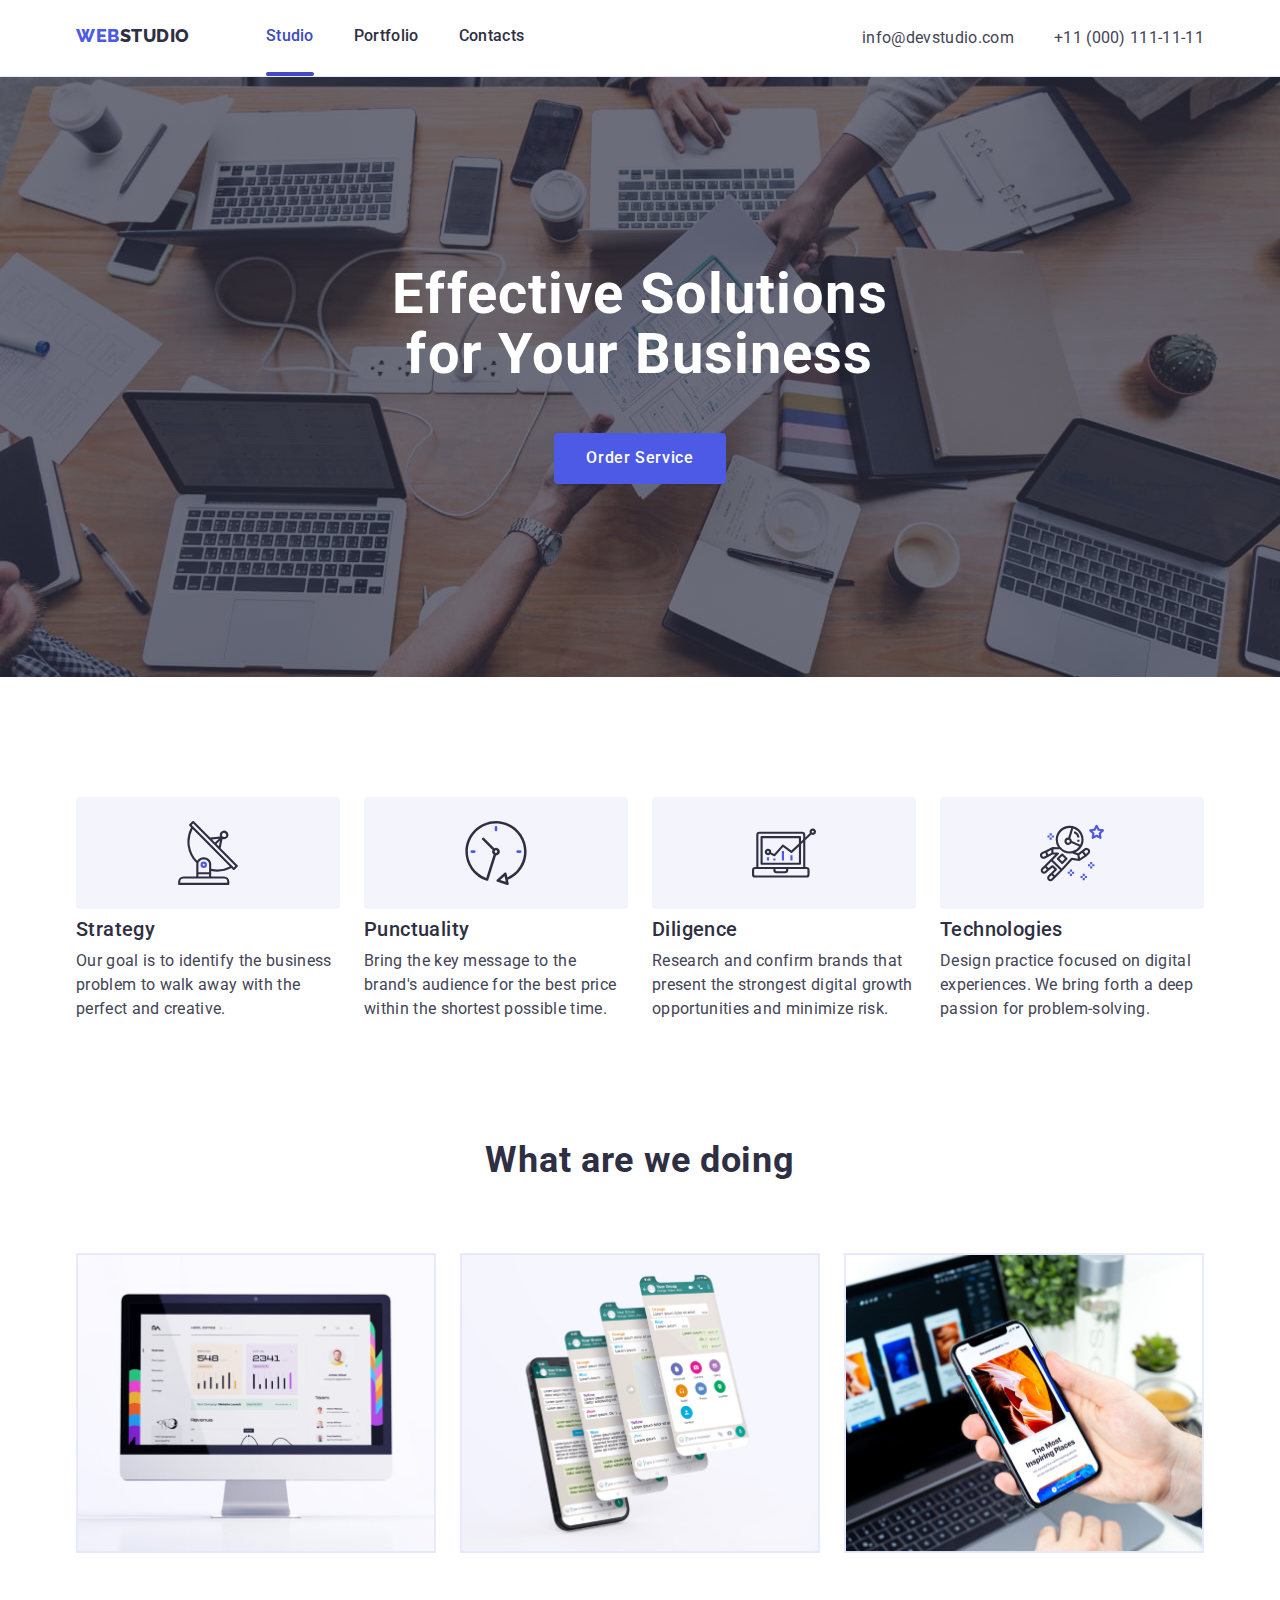
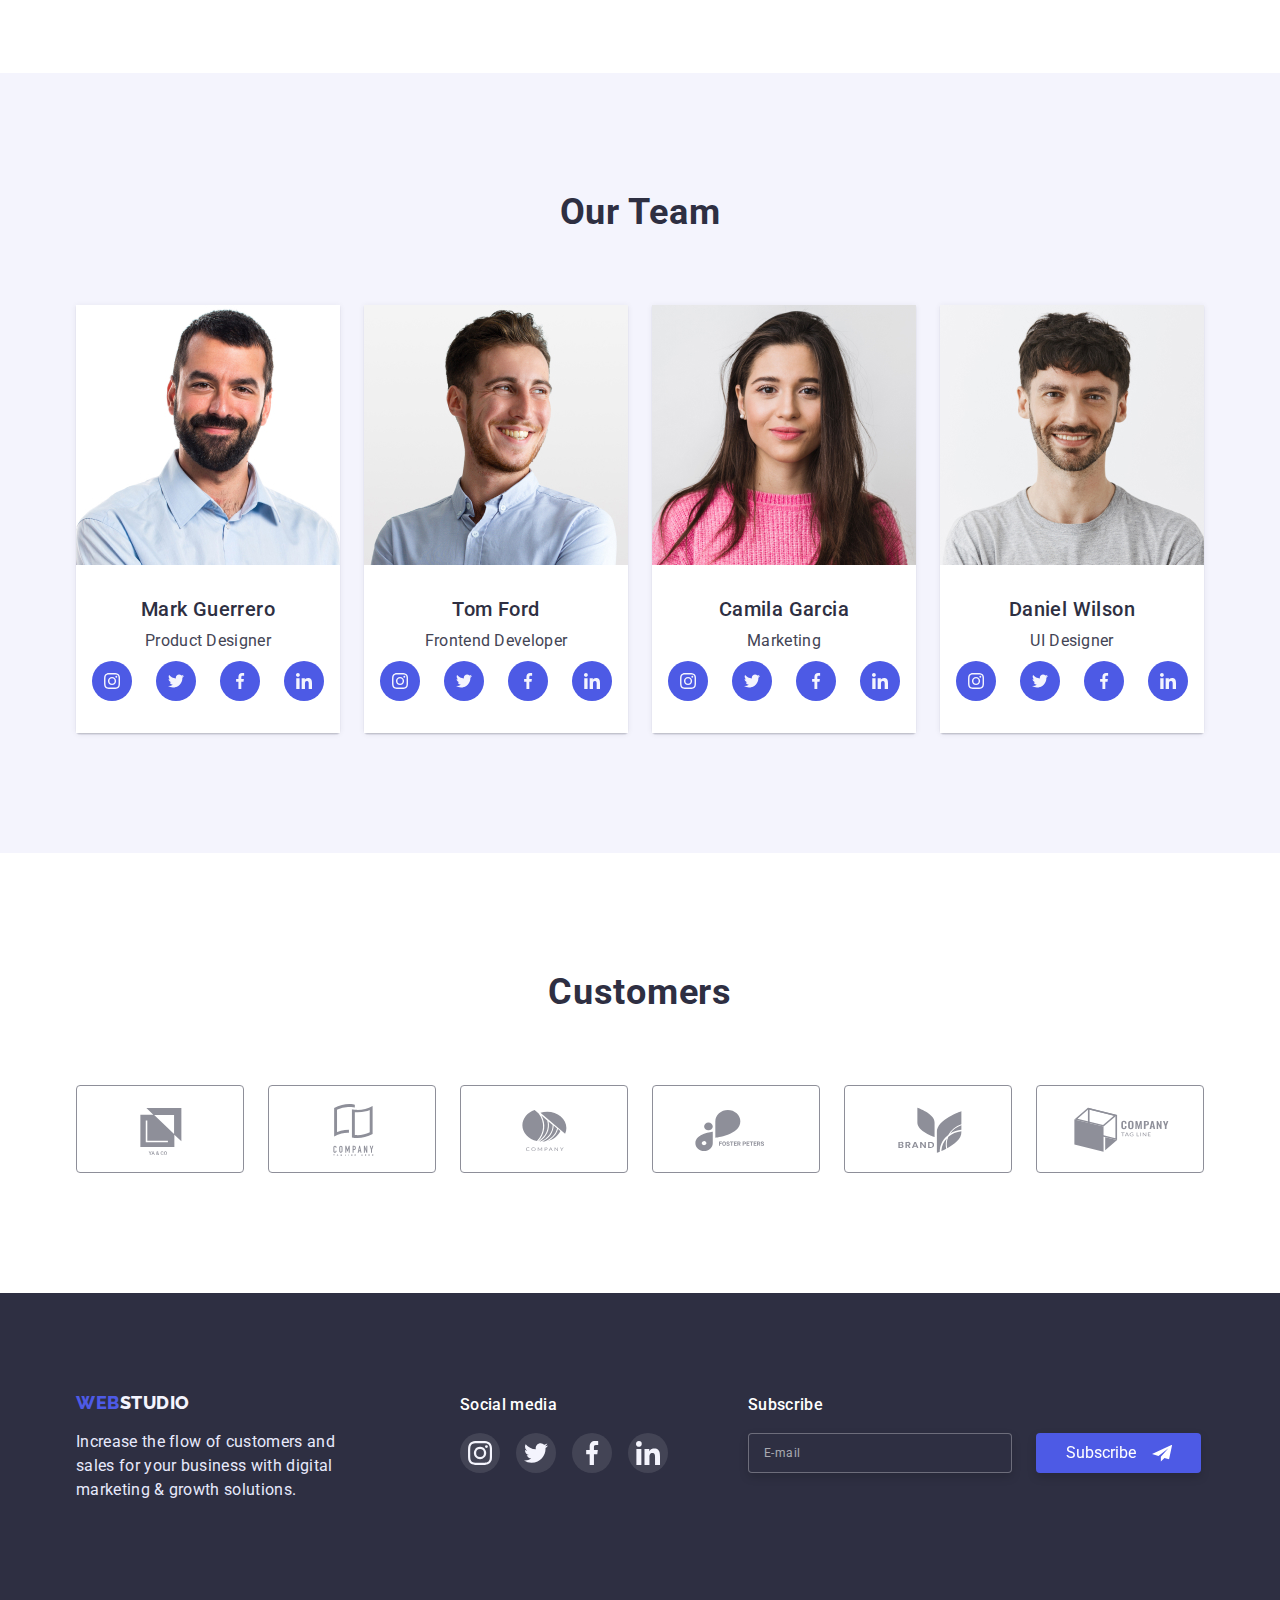
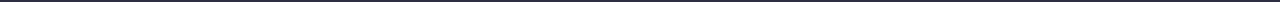
<file: index.html>
<!DOCTYPE html>
<html lang="en">
  <head>
    <meta charset="UTF-8" />
    <meta http-equiv="X-UA-Compatible" content="IE=edge" />
    <meta name="viewport" content="width=device-width, initial-scale=1.0" />
    <title>Photostudio</title>
    <link rel="preconnect" href="https://fonts.googleapis.com" />
    <link rel="preconnect" href="https://fonts.gstatic.com" crossorigin />
    <link
      href="https://fonts.googleapis.com/css2?family=Raleway:wght@800&family=Roboto:wght@400;500;700;900&display=swap"
      rel="stylesheet"
    />
    <link
      rel="stylesheet"
      href="https://cdnjs.cloudflare.com/ajax/libs/modern-normalize/1.1.0/modern-normalize.min.css"
    />
    <link rel="stylesheet" href="./css/styles.css" />
  </head>
  <body>
    <!----------------------Header--------------------->
    <header class="section-cap">
      <!-- Cap -->
      <div class="container container-cap">
        <nav class="navigation-cap">
          <!-- Logo company  -->
          <a href="./index.html" class="cap-logo">WEB<span>STUDIO</span> </a>

          <!-- Site nav -->
          <ul class="site-nav list">
            <li class="">
              <a href="./index.html" class="menu-link current">Studio</a>
            </li>
            <li class="">
              <a href="./portfolio.html" class="menu-link">Portfolio</a>
            </li>
            <li class=""><a href="" class="menu-link">Contacts</a></li>
          </ul>
        </nav>

        <!-- Contacts -->

        <address class="contacts">
          <ul class="auth-contacts list">
            <li>
              <a href="mailto:info@devstudio.com" class="link"
                >info@devstudio.com</a
              >
            </li>
            <li>
              <a href="tel:+110001111111" class="link">+11 (000) 111-11-11</a>
            </li>
          </ul>
        </address>
      </div>
    </header>

    <main>
      <!---------------------Hero---------------------->
      <section class="hero bg-hiro">
        <div class="container">
          <h1 class="hero-title">Effective Solutions for Your Business</h1>
          <button data-modal-open class="hero-aktive-button" type="button">
            Order Service
          </button>
        </div>
      </section>

      <!-- ----------------Company slogans---------------- -->
      <section class="section-company">
        <div class="container">
          <h2 class="visually-hidden">Company slogans</h2>
          <ul class="slogans-list list">
            <li class="slogans-item">
              <a href="" class="slogans-icon-link link">
                <svg class="slogans-ss-icon" width="64px" height="64px">
                  <use href="./images/symbol-activ-logo.svg#icon-antenna"></use>
                </svg>
              </a>
              <h3 class="title">Strategy</h3>
              <p class="text">
                Our goal is to identify the business problem to walk away with
                the perfect and creative.
              </p>
            </li>

            <li class="slogans-item">
              <a href="" class="slogans-icon-link link">
                <svg class="slogans-ss-icon" width="64px" height="64px">
                  <use href="./images/symbol-activ-logo.svg#icon-clock"></use>
                </svg>
              </a>
              <h3 class="title">Punctuality</h3>
              <p class="text">
                Bring the key message to the brand's audience for the best price
                within the shortest possible time.
              </p>
            </li>
            <li class="slogans-item">
              <a href="" class="slogans-icon-link link">
                <svg class="slogans-ss-icon" width="64px" height="64px">
                  <use href="./images/symbol-activ-logo.svg#icon-diagram"></use>
                </svg>
              </a>
              <h3 class="title">Diligence</h3>
              <p class="text">
                Research and confirm brands that present the strongest digital
                growth opportunities and minimize risk.
              </p>
            </li>
            <li class="slogans-item">
              <a href="" class="slogans-icon-link link">
                <svg class="slogans-ss-icon" width="64px" height="64px">
                  <use
                    href="./images/symbol-activ-logo.svg#icon-astronaut"
                  ></use>
                </svg>
              </a>
              <h3 class="title">Technologies</h3>
              <p class="text">
                Design practice focused on digital experiences. We bring forth a
                deep passion for problem-solving.
              </p>
            </li>
          </ul>
        </div>
      </section>

      <!-------------------Activiti-------------------->
      <section class="section-activiti">
        <div class="container">
          <h2 class="activiti-title">What are we doing</h2>
          <ul class="activiti-list list">
            <li class="activiti-item">
              <img
                class="logo"
                src="./images/logo3.jpg"
                alt="offer webstudio"
                width="360"
              />
            </li>
            <li class="activiti-item">
              <img
                class="logo"
                src="./images/logo4.jpg"
                alt="offer webstudio"
                width="360"
              />
            </li>
            <li class="activiti-item">
              <img
                class="logo"
                src="./images/logo5.jpg"
                alt="offer webstudio"
                width="360"
              />
            </li>
          </ul>
        </div>
      </section>

      <!---------------------Team---------------------->
      <section class="section-team">
        <div class="container">
          <h2 class="team-title">Our Team</h2>
          <ul class="team-list list">
            <li class="team-list-bord">
              <img
                class="foto"
                src="./images/foto1.jpg"
                alt="employee"
                width="264"
              />
              <div class="team-initials">
                <h3 class="title">Mark Guerrero</h3>
                <p class="text">Product Designer</p>
                <ul class="team-icon-list">
                  <li class="team-icon-item">
                    <a href="" class="team-icon-link link">
                      <svg class="team-ss-icon" width="16px" height="16px">
                        <use
                          href="./images/symbol-icon.svg#icon-instagram"
                        ></use>
                      </svg>
                    </a>
                  </li>
                  <li class="team-icon-item">
                    <a href="" class="team-icon-link link">
                      <svg class="team-ss-icon" width="16px" height="16px">
                        <use href="./images/symbol-icon.svg#icon-twitter"></use>
                      </svg>
                    </a>
                  </li>
                  <li class="team-icon-item">
                    <a href="" class="team-icon-link link">
                      <svg class="team-ss-icon" width="16px" height="16px">
                        <use
                          href="./images/symbol-icon.svg#icon-facebook"
                        ></use>
                      </svg>
                    </a>
                  </li>
                  <li class="team-icon-item">
                    <a href="" class="team-icon-link link">
                      <svg class="team-ss-icon" width="16px" height="16px">
                        <use
                          href="./images/symbol-icon.svg#icon-linkedin"
                        ></use>
                      </svg>
                    </a>
                  </li>
                </ul>
              </div>
            </li>
            <li class="team-list-bord">
              <img
                class="foto"
                src="./images/foto2.jpg"
                alt="employee"
                width="264"
              />
              <div class="team-initials">
                <h3 class="title">Tom Ford</h3>
                <p class="text">Frontend Developer</p>
                <ul class="team-icon-list">
                  <li class="team-icon-item">
                    <a href="" class="team-icon-link link">
                      <svg class="team-ss-icon" width="16px" height="16px">
                        <use
                          href="./images/symbol-icon.svg#icon-instagram"
                        ></use>
                      </svg>
                    </a>
                  </li>
                  <li class="team-icon-item">
                    <a href="" class="team-icon-link link">
                      <svg class="team-ss-icon" width="16px" height="16px">
                        <use href="./images/symbol-icon.svg#icon-twitter"></use>
                      </svg>
                    </a>
                  </li>
                  <li class="team-icon-item">
                    <a href="" class="team-icon-link link">
                      <svg class="team-ss-icon" width="16px" height="16px">
                        <use
                          href="./images/symbol-icon.svg#icon-facebook"
                        ></use>
                      </svg>
                    </a>
                  </li>
                  <li class="team-icon-item">
                    <a href="" class="team-icon-link link">
                      <svg class="team-ss-icon" width="16px" height="16px">
                        <use
                          href="./images/symbol-icon.svg#icon-linkedin"
                        ></use>
                      </svg>
                    </a>
                  </li>
                </ul>
              </div>
            </li>
            <li class="team-list-bord">
              <img
                class="foto"
                src="./images/foto3.jpg"
                alt="employee"
                width="264"
              />
              <div class="team-initials">
                <h3 class="title">Camila Garcia</h3>
                <p class="text">Marketing</p>
                <ul class="team-icon-list">
                  <li class="team-icon-item">
                    <a href="" class="team-icon-link link">
                      <svg class="team-ss-icon" width="16px" height="16px">
                        <use
                          href="./images/symbol-icon.svg#icon-instagram"
                        ></use>
                      </svg>
                    </a>
                  </li>
                  <li class="team-icon-item">
                    <a href="" class="team-icon-link link">
                      <svg class="team-ss-icon" width="16px" height="16px">
                        <use href="./images/symbol-icon.svg#icon-twitter"></use>
                      </svg>
                    </a>
                  </li>
                  <li class="team-icon-item">
                    <a href="" class="team-icon-link link">
                      <svg class="team-ss-icon" width="16px" height="16px">
                        <use
                          href="./images/symbol-icon.svg#icon-facebook"
                        ></use>
                      </svg>
                    </a>
                  </li>
                  <li class="team-icon-item">
                    <a href="" class="team-icon-link link">
                      <svg class="team-ss-icon" width="16px" height="16px">
                        <use
                          href="./images/symbol-icon.svg#icon-linkedin"
                        ></use>
                      </svg>
                    </a>
                  </li>
                </ul>
              </div>
            </li>
            <li class="team-list-bord">
              <img
                class="foto"
                src="./images/foto4.jpg"
                alt="employee"
                width="264"
              />
              <div class="team-initials">
                <h3 class="title">Daniel Wilson</h3>
                <p class="text">UI Designer</p>
                <ul class="team-icon-list">
                  <li class="team-icon-item">
                    <a href="" class="team-icon-link link">
                      <svg class="team-ss-icon" width="16px" height="16px">
                        <use
                          href="./images/symbol-icon.svg#icon-instagram"
                        ></use>
                      </svg>
                    </a>
                  </li>
                  <li class="team-icon-item">
                    <a href="" class="team-icon-link link">
                      <svg class="team-ss-icon" width="16px" height="16px">
                        <use href="./images/symbol-icon.svg#icon-twitter"></use>
                      </svg>
                    </a>
                  </li>
                  <li class="team-icon-item">
                    <a href="" class="team-icon-link link">
                      <svg class="team-ss-icon" width="16px" height="16px">
                        <use
                          href="./images/symbol-icon.svg#icon-facebook"
                        ></use>
                      </svg>
                    </a>
                  </li>
                  <li class="team-icon-item">
                    <a href="" class="team-icon-link link">
                      <svg class="team-ss-icon" width="16px" height="16px">
                        <use
                          href="./images/symbol-icon.svg#icon-linkedin"
                        ></use>
                      </svg>
                    </a>
                  </li>
                </ul>
              </div>
            </li>
          </ul>
        </div>
      </section>
      <!-------------------Customers-------------------->
      <section class="section-custom">
        <div class="container">
          <h2 class="custom-title">Customers</h2>
          <ul class="custom-list list">
            <li class="custom-item">
              <a href="" class="custom-link link">
                <svg class="custom-ikon" width="104px" height="56px">
                  <use href="./images/symbol-defs.svg#icon-yaco"></use>
                </svg>
              </a>
            </li>
            <li class="custom-item">
              <a href="" class="custom-link link">
                <svg class="custom-ikon" width="104px" height="56px">
                  <use href="./images/symbol-defs.svg#icon-tagline-here"></use>
                </svg>
              </a>
            </li>
            <li class="custom-item">
              <a href="" class="custom-link link">
                <svg class="custom-ikon" width="104px" height="56px">
                  <use href="./images/symbol-defs.svg#icon-company"></use>
                </svg>
              </a>
            </li>
            <li class="custom-item">
              <a href="" class="custom-link link">
                <svg class="custom-ikon" width="104px" height="56px">
                  <use href="./images/symbol-defs.svg#icon-foster-peters"></use>
                </svg>
              </a>
            </li>
            <li class="custom-item">
              <a href="" class="custom-link link">
                <svg class="custom-ikon" width="104px" height="56px">
                  <use href="./images/symbol-defs.svg#icon-brand"></use>
                </svg>
              </a>
            </li>
            <li class="custom-item">
              <a href="" class="custom-link link">
                <svg class="custom-ikon" width="104px" height="56px">
                  <use href="./images/symbol-defs.svg#icon-tag-line"></use>
                </svg>
              </a>
            </li>
          </ul>
        </div>
      </section>
    </main>

    <!----------------------Footer--------------------->
    <footer class="section-basement">
      <div class="container basement-container">
        <div class="basement-logo">
          <a href="./index.html" class="company-logo"
            >WEB<span class="span-logo">STUDIO</span></a
          >
          <p class="basement-text">
            Increase the flow of customers and sales for your business with
            digital marketing & growth solutions.
          </p>
        </div>

        <div class="basement-social">
          <p class="basement-title">Social media</p>
          <ul class="basement-icon-list">
            <li class="basement-icon-item">
              <a href="" class="basement-icon-link link">
                <svg class="basement-ss-icon" width="24px" height="24px">
                  <use href="./images/symbol-icon.svg#icon-instagram"></use>
                </svg>
              </a>
            </li>
            <li class="basement-icon-item">
              <a href="" class="basement-icon-link link">
                <svg class="basement-ss-icon" width="24px" height="24px">
                  <use href="./images/symbol-icon.svg#icon-twitter"></use>
                </svg>
              </a>
            </li>
            <li class="basement-icon-item">
              <a href="" class="basement-icon-link link">
                <svg class="basement-ss-icon" width="24px" height="24px">
                  <use href="./images/symbol-icon.svg#icon-facebook"></use>
                </svg>
              </a>
            </li>
            <li class="basement-icon-item">
              <a href="" class="basement-icon-link link">
                <svg class="basement-ss-icon" width="24px" height="24px">
                  <use href="./images/symbol-icon.svg#icon-linkedin"></use>
                </svg>
              </a>
            </li>
          </ul>
        </div>

        <!---------------------- Form-Footer ---------------------->
        <form class="footer-form js-feedback-form" action="">
          <p class="foot-text-form">Subscribe</p>
          <div class="footer-form-bloc">
            <input
              class="footer-input"
              type="email"
              name="email"
              id="email"
              placeholder=" "
              required
            />
            <label class="footer-label" for="email">E-mail</label>
            <button class="footer-btn" type="submit">
              Subscribe
              <svg class="subscribe-ikon" width="0px" height="0px">
                <use href="./images/icon btn footer.svg#icon-icon-send"></use>
              </svg>
            </button>
          </div>
        </form>
      </div>
    </footer>

    <!---------------------- Model window ---------------------->

    <div class="backdrop is-hidden" data-modal>
      <div class="modal">
        <button data-modal-close class="modal-btn" type="button">
          <svg class="close-ikon" width="8px" height="8px">
            <use href="./images/vector-close.svg#icon-Vector"></use>
          </svg>
        </button>
        <p class="feedback">Leave your contacts and we will call you back</p>
        <form class="form js-feedback-form" action="">
          <div class="form-field">
            <label class="form-label" for="name">Name</label>
            <div class="form-input-icon">
              <input class="from-input" type="text" name="name" id="name" />
              <svg class="input-icon" width="12" height="12">
                <use href="./images/icon-form.svg#icon-contacts"></use>
              </svg>
            </div>
          </div>

          <div class="form-field">
            <label class="form-label" for="tel">Phone</label>
            <div class="form-input-icon">
              <input class="from-input" type="number" name="tel" id="tel" />
              <svg class="input-icon" width="13" height="13">
                <use href="./images/icon-form.svg#icon-phone"></use>
              </svg>
            </div>
          </div>

          <div class="form-field">
            <label class="form-label" for="email">Email</label>
            <div class="form-input-icon">
              <input class="from-input" type="email" name="email" id="email" />
              <svg class="input-icon" width="15" height="12">
                <use href="./images/icon-form.svg#icon-email"></use>
              </svg>
            </div>
          </div>

          <div class="form-comment">
            <label class="form-label" for="comment">Comment</label>
            <textarea
              class="comment"
              name="comment"
              id="comment"
              cols=""
              rows=""
              placeholder="Text input"
            ></textarea>
          </div>

          <div class="form-check">
            <input
              class="check-input visually-hidden"
              type="checkbox"
              name="privacy policy"
              id="privacy policy"
              required
            />

            <label for="privacy policy" class="check-label">
              <span>
                <svg class="check-icon" width="10" height="8">
                  <use href="./images/click-icon.svg#icon-click-icon"></use>
                </svg>
              </span>
              <p>I accept the terms and conditions of the </p>
              <a class="privacy-link" href="#">Privacy Policy</a>
            </label>
          </div>
          <div class="button">
            <button class="button-form" type="submit">Send</button>
          </div>
        </form>
      </div>
    </div>
    <script src="./js/modal.js"></script>
  </body>
</html>
</file>
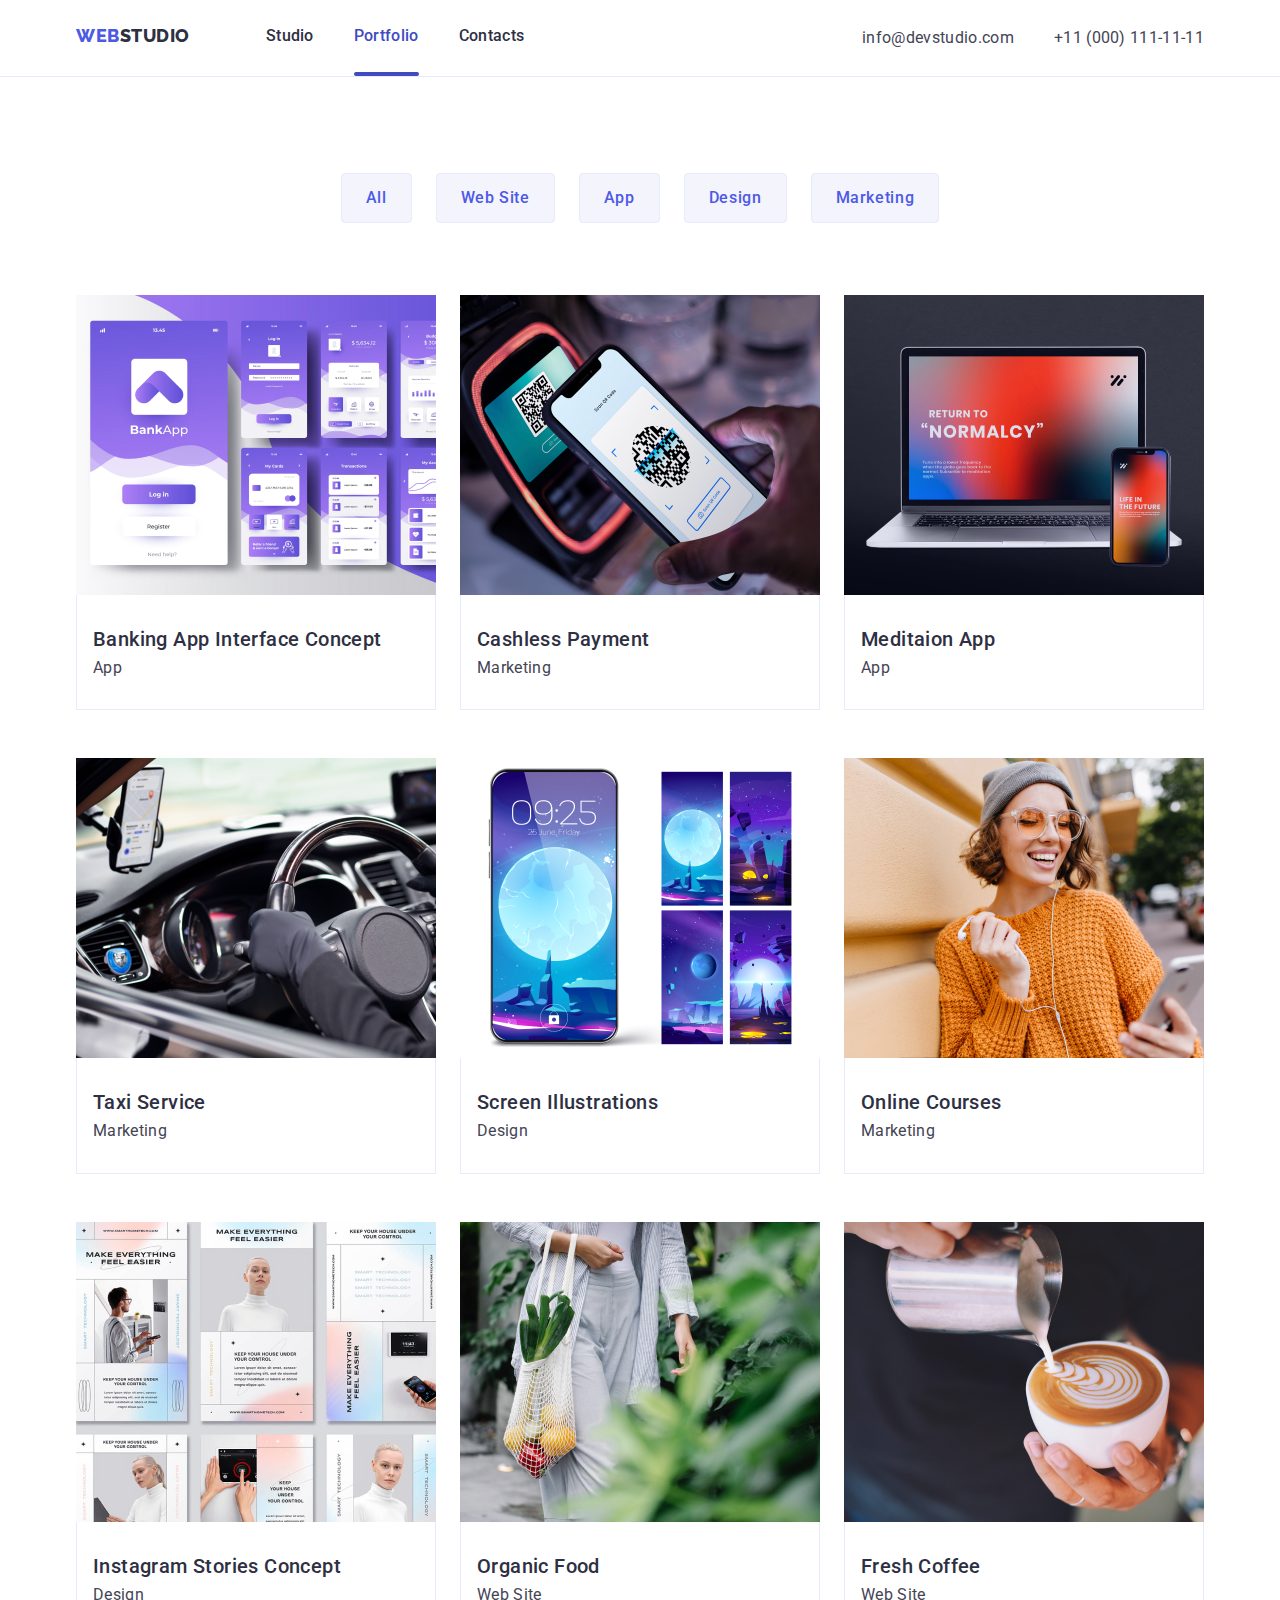
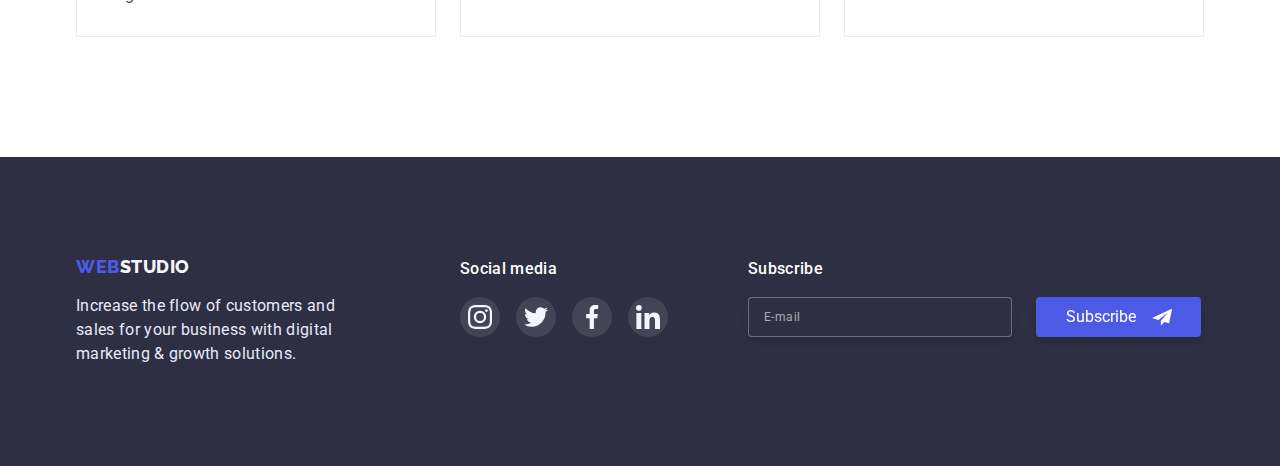
<file: portfolio.html>
<!DOCTYPE html>
<html lang="en">
  <head>
    <meta charset="UTF-8" />
    <meta http-equiv="X-UA-Compatible" content="IE=edge" />
    <meta name="viewport" content="width=device-width, initial-scale=1.0" />
    <title>Portfolio</title>
    <link rel="preconnect" href="https://fonts.googleapis.com" />
    <link rel="preconnect" href="https://fonts.gstatic.com" crossorigin />
    <link
      href="https://fonts.googleapis.com/css2?family=Raleway:wght@800&family=Roboto:wght@400;500;700;900&display=swap"
      rel="stylesheet"
    />
    <link
      rel="stylesheet"
      href="https://cdnjs.cloudflare.com/ajax/libs/modern-normalize/1.1.0/modern-normalize.min.css"
    />
    <link rel="stylesheet" href="./css/styles.css" />
  </head>
  <body>
    <!------------Header------------>
    <header class="section-cap">
      <!-- Cap -->
      <div class="container container-cap">
        <nav class="navigation-cap">
          <!-- Logo company  -->
          <a href="./index.html" class="cap-logo">WEB<span>STUDIO</span> </a>

          <!-- Site nav -->
          <ul class="site-nav list">
            <li><a href="./index.html" class="menu-link">Studio</a></li>
            <li>
              <a href="./portfolio.html" class="menu-link current">Portfolio</a>
            </li>
            <li><a href="" class="menu-link">Contacts</a></li>
          </ul>
        </nav>

        <!-- Contacts -->
        <address class="contacts">
          <ul class="auth-contacts list">
            <li>
              <a href="mailto:info@devstudio.com" class="link"
                >info@devstudio.com</a
              >
            </li>
            <li>
              <a href="tel:+110001111111" class="link">+11 (000) 111-11-11</a>
            </li>
          </ul>
        </address>
      </div>
    </header>
    <main>
      <!-- Menu filter -->
      <section class="menu-filter-services">
        <div class="container">
          <h1 class="visually-hidden">Menu services</h1>
          <ul class="menu-button list">
            <li><button class="filter-button" type="button">All</button></li>
            <li>
              <button class="filter-button" type="button">Web Site</button>
            </li>
            <li><button class="filter-button" type="button">App</button></li>
            <li><button class="filter-button" type="button">Design</button></li>
            <li>
              <button class="filter-button" type="button">Marketing</button>
            </li>
          </ul>

          <!-- Menu -->

          <ul class="menu-list list">
            <li class="menu-title">
              <a href="" class="text link">
                <div class="menu-cover">
                  <img
                    class="logo"
                    src="./images/logo1menu1.jpg"
                    alt="services"
                    width="360"
                  />
                  <p class="menu-cover-text">
                    14 Stylish and User-Friendly App Design Concepts · Task
                    Manager App · Calorie Tracker App · Exotic Fruit Ecommerce
                    App · Cloud Storage App
                  </p>
                </div>

                <div class="menu-list-bord">
                  <h3 class="title">Banking App Interface Concept</h3>
                  <p class="text">App</p>
                </div>
              </a>
            </li>
            <li class="menu-title">
              <a href="" class="text link">
                <div class="menu-cover">
                  <img
                    class="logo"
                    src="./images/logo2menu1.jpg"
                    alt="services"
                    width="360"
                  />
                  <p class="menu-cover-text">
                    14 Stylish and User-Friendly App Design Concepts · Task
                    Manager App · Calorie Tracker App · Exotic Fruit Ecommerce
                    App · Cloud Storage App
                  </p>
                </div>
                <div class="menu-list-bord">
                  <h3 class="title">Cashless Payment</h3>
                  <p class="text">Marketing</p>
                </div>
              </a>
            </li>
            <li class="menu-title">
              <a href="" class="text link">
                <div class="menu-cover">
                  <img
                    class="logo"
                    src="./images/logo3menu1.jpg"
                    alt="services"
                    width="360"
                  />
                  <p class="menu-cover-text">
                    14 Stylish and User-Friendly App Design Concepts · Task
                    Manager App · Calorie Tracker App · Exotic Fruit Ecommerce
                    App · Cloud Storage App
                  </p>
                </div>
                <div class="menu-list-bord">
                  <h3 class="title">Meditaion App</h3>
                  <p class="text">App</p>
                </div>
              </a>
            </li>
            <li class="menu-title">
              <a href="" class="text link">
                <div class="menu-cover">
                  <img
                    class="logo"
                    src="./images/logo4menu1.jpg"
                    alt="services"
                    width="360"
                  />
                  <p class="menu-cover-text">
                    14 Stylish and User-Friendly App Design Concepts · Task
                    Manager App · Calorie Tracker App · Exotic Fruit Ecommerce
                    App · Cloud Storage App
                  </p>
                </div>
                <div class="menu-list-bord">
                  <h3 class="title">Taxi Service</h3>
                  <p class="text">Marketing</p>
                </div>
              </a>
            </li>
            <li class="menu-title">
              <a href="" class="text link">
                <div class="menu-cover">
                  <img
                    class="logo"
                    src="./images/logo5menu1.jpg"
                    alt="services"
                    width="360"
                  />
                  <p class="menu-cover-text">
                    14 Stylish and User-Friendly App Design Concepts · Task
                    Manager App · Calorie Tracker App · Exotic Fruit Ecommerce
                    App · Cloud Storage App
                  </p>
                </div>
                <div class="menu-list-bord">
                  <h3 class="title">Screen Illustrations</h3>
                  <p class="text">Design</p>
                </div>
              </a>
            </li>
            <li class="menu-title">
              <a href="" class="text link">
                <div class="menu-cover">
                  <img
                    class="logo"
                    src="./images/logo6menu1.jpg"
                    alt="services"
                    width="360"
                  />
                  <p class="menu-cover-text">
                    14 Stylish and User-Friendly App Design Concepts · Task
                    Manager App · Calorie Tracker App · Exotic Fruit Ecommerce
                    App · Cloud Storage App
                  </p>
                </div>
                <div class="menu-list-bord">
                  <h3 class="title">Online Courses</h3>
                  <p class="text">Marketing</p>
                </div>
              </a>
            </li>
            <li class="menu-title">
              <a href="" class="text link">
                <div class="menu-cover">
                  <img
                    class="logo"
                    src="./images/logo7menu1.jpg"
                    alt="services"
                    width="360"
                  />
                  <p class="menu-cover-text">
                    14 Stylish and User-Friendly App Design Concepts · Task
                    Manager App · Calorie Tracker App · Exotic Fruit Ecommerce
                    App · Cloud Storage App
                  </p>
                </div>
                <div class="menu-list-bord">
                  <h3 class="title">Instagram Stories Concept</h3>
                  <p class="text">Design</p>
                </div>
              </a>
            </li>
            <li class="menu-title">
              <a href="" class="text link">
                <div class="menu-cover">
                  <img
                    class="logo"
                    src="./images/logo8menu1.jpg"
                    alt="services"
                    width="360"
                  />
                  <p class="menu-cover-text">
                    14 Stylish and User-Friendly App Design Concepts · Task
                    Manager App · Calorie Tracker App · Exotic Fruit Ecommerce
                    App · Cloud Storage App
                  </p>
                </div>
                <div class="menu-list-bord">
                  <h3 class="title">Organic Food</h3>
                  <p class="text">Web Site</p>
                </div>
              </a>
            </li>
            <li class="menu-title">
              <a href="" class="text link">
                <div class="menu-cover">
                  <img
                    class="logo"
                    src="./images/logo9menu1.jpg"
                    alt="services"
                    width="360"
                  />
                  <p class="menu-cover-text">
                    14 Stylish and User-Friendly App Design Concepts · Task
                    Manager App · Calorie Tracker App · Exotic Fruit Ecommerce
                    App · Cloud Storage App
                  </p>
                </div>
                <div class="menu-list-bord">
                  <h3 class="title">Fresh Coffee</h3>
                  <p class="text">Web Site</p>
                </div>
              </a>
            </li>
          </ul>
        </div>
      </section>
    </main>
    <!-- Footer -->
    <footer class="section-basement">
      <div class="container basement-container">
        <div class="basement-logo">
          <a href="./index.html" class="company-logo"
            >WEB<span class="span-logo">STUDIO</span></a
          >
          <p class="basement-text">
            Increase the flow of customers and sales for your business with
            digital marketing & growth solutions.
          </p>
        </div>

        <div class="basement-social">
          <p class="basement-title">Social media</p>
          <ul class="basement-icon-list">
            <li class="basement-icon-item">
              <a href="" class="basement-icon-link link">
                <svg class="basement-ss-icon" width="24px" height="24px">
                  <use href="./images/symbol-icon.svg#icon-instagram"></use>
                </svg>
              </a>
            </li>
            <li class="basement-icon-item">
              <a href="" class="basement-icon-link link">
                <svg class="basement-ss-icon" width="24px" height="24px">
                  <use href="./images/symbol-icon.svg#icon-twitter"></use>
                </svg>
              </a>
            </li>
            <li class="basement-icon-item">
              <a href="" class="basement-icon-link link">
                <svg class="basement-ss-icon" width="24px" height="24px">
                  <use href="./images/symbol-icon.svg#icon-facebook"></use>
                </svg>
              </a>
            </li>
            <li class="basement-icon-item">
              <a href="" class="basement-icon-link link">
                <svg class="basement-ss-icon" width="24px" height="24px">
                  <use href="./images/symbol-icon.svg#icon-linkedin"></use>
                </svg>
              </a>
            </li>
          </ul>
        </div>

        <!---------------------- Form-Footer ---------------------->
        <form class="footer-form js-feedback-form" action="">
          <p class="foot-text-form">Subscribe</p>
          <div class="footer-form-bloc">
            <input
              class="footer-input"
              type="email"
              name="email"
              id="email"
              placeholder=" "
              required
            />
            <label class="footer-label" for="email">E-mail</label>
            <button class="footer-btn" type="submit">
              Subscribe
              <svg class="subscribe-ikon" width="0px" height="0px">
                <use href="./images/icon btn footer.svg#icon-icon-send"></use>
              </svg>
            </button>
          </div>
        </form>
      </div>
    </footer>
  </body>
</html>
</file>
<file: css/styles.css>
:root {
    --primary-text-color: #434455;
    --title-text-color: #2E2F42;
    --hero-text-color: #FFFFFF;
    --footer-text-color: #E7E9FC;
    --active-text-color: #4D5AE5;
    --fon-section-color: #2E2F42;
    --white-fon-color: #FFFFFF;
    --team-fon-color: #F4F4FD;
    --accent-color: #4D5AE5;
    --fon-white--: #E5E5E5;
    --active-accent-color: #404BBF;
    --active-icon-color: #31D0AA;
    --border-color: #8E8F99;
    --usual-icon-color: #AFB1B8;
    --basement-ss-color: rgba(255, 255, 255, 0.1);
    --modal-btn-color: #E7E9FC;
    --rgba-hiro: linear-gradient(rgba(46, 47, 66, 0.7), rgba(46, 47, 66, 0.7)),


}




p,
h1,
h2,
h3,
h4,
h5,
h6 {
    margin: 0;
    padding-left: 0;
}

ul {
    margin: 0;
    padding-left: 0;
}

button {
    /* display: block; */
    cursor: pointer;
    border: none;
    border-radius: 4px;
}


img {
    display: block;
    max-width: 100%;
    height: auto;
}

address {
    font-style: normal;
}

ul,
ol {
    list-style: none;
    padding-left: 0px;
    margin: 0px;
}

a {
    text-decoration: none;
    /* color: inherit; */
}

.container {
    max-width: 1158px;
    padding: 0px 15px;
    margin: 0px auto;
}



.visually-hidden {
    position: absolute;
    width: 1px;
    height: 1px;
    margin: -1px;
    border: 0;
    padding: 0;

    white-space: nowrap;
    clip-path: inset(100%);
    clip: rect(0 0 0 0);
    overflow: hidden;
}

.list {
    list-style: none;
}




/* ----------------------BODY----------------------*/
body {
    font-family: Roboto, sans-serif;
    background-color: #FFFFFF;
    color: var(--primary-text-color);
    letter-spacing: 0.02em;
    font-size: 16px;
}

/*==================Header==================*/

/* ----------------Cap---------------- */
.section-cap {
    padding-top: 24px;
    padding-bottom: 24px;
    background-color: var(--white-fon-color);
    border-bottom: 1px solid #E7E9FC;
}

.container-cap {
    display: flex;
    align-items: center;
}

.navigation-cap {
    display: flex;
}

/*--------Logo company-------*/
.cap-logo {
    color: var(--active-text-color);
    font-family: 'Raleway', sans-serif;
    font-weight: 800;
    font-size: 18px;
    line-height: 1.33;
    letter-spacing: 0.03em;
    text-decoration: none;
    margin-right: 76px;
}

a span {
    color: var(--title-text-color);
}

/*--------Site nav--------*/
.site-nav {
    display: flex;
    gap: 40px;
}

.menu-link {
    font-weight: 500;
    font-size: 16px;
    line-height: 1.5;
    letter-spacing: 0.02em;
    text-decoration: none;
    color: var(--title-text-color);
    transition: color 250ms cubic-bezier(0.4, 0, 0.2, 1);
}

.menu-link::after {
    content: '';
    position: relative;
    top: 24px;
    left: 0px;
    bottom: 0px;
    width: 100%;
    height: 4px;
    border-radius: 2px;
    background-color: var(--active-accent-color);

}

.menu-link:hover,
.menu-link:focus {
    color: var(--active-accent-color);

}

.current::after {
    display: block;
    color: var(--active-accent-color);
}

.menu-link.current {
    color: var(--active-accent-color);
}


/*--------Contacts--------*/


.contacts {
    font-style: normal;
    margin-left: auto;
}

.auth-contacts {
    display: flex;
    gap: 40px;
}

.auth-contacts .link {
    color: var(--primary-text-color);
    line-height: 1.5;
    text-decoration: none;
    transition: color 250ms cubic-bezier(0.4, 0, 0.2, 1);
}

.auth-contacts .link:hover,
.auth-contacts .link:focus {
    color: var(--active-text-color);
}

/*==========$$$$$==========Main index.html==========$$$$$==========*/


/*=======================Hiro=======================*/

.hero {
    background-color: var(--fon-section-color);
    text-align: center;
    padding: 188px 0px;

}

.hero-title {
    color: var(--hero-text-color);
    font-weight: 700;
    font-size: 56px;
    line-height: 1.07;
    letter-spacing: 0.02em;
    max-width: 500px;
    margin: 0px auto 48px;
}

.hero-aktive-button {
    border-radius: 4px;
    border: none;
    padding: 16px 32px;
    min-width: 169px;
    font-family: inherit;
    background-color: var(--accent-color);
    color: var(--hero-text-color);
    font-weight: 500;
    font-size: 16px;
    line-height: 1.18;
    letter-spacing: 0.04em;
    cursor: pointer;
    transition: 250ms cubic-bezier(0.4, 0, 0.2, 1);
}

.hero-aktive-button:hover,
.hero-aktive-button:focus {
    background-color: var(--active-accent-color);
}

.bg-hiro {
    max-width: 1440px;
    height: 600px;
    margin-left: auto;
    margin-right: auto;
    background-image: var(--rgba-hiro) url(../images/hiro-logo.jpg);
    background-repeat: no-repeat;
    background-size: cover;
    background-position: center;

}

/*------------------------Hiro------------------------*/



/*===================Company slogans===================*/
.section-company {
    padding-top: 120px;
    padding-bottom: 120px;

}

.slogans-list {

    display: flex;
    justify-content: center;
    gap: 24px;
}

.slogans-item {
    max-width: 264px;
    height: auto;
    border-radius: 4px;
}



.slogans-list .title {
    color: var(--title-text-color);
    font-weight: 500;
    font-size: 20px;
    line-height: 1.2;
    letter-spacing: 0.02em;
    text-transform: capitalize;
    margin-bottom: 8px;
}

.slogans-list .text {
    line-height: 1.5;
    max-width: 264px;

}

.slogans-icon-link {
    width: 100%;
    height: 112px;
    margin-bottom: 8px;
    display: flex;
    align-items: center;
    justify-content: center;
    border-radius: 4px;
    background-color: var(--team-fon-color);
}

.slogans-ss-icon {
    width: 64px;
    height: 64px;

}

/*------------------------Company slogans------------------*/

/*===========================Activiti=======================*/

.section-activiti {
    padding-top: 0px;
    padding-bottom: 120px;

}

.activiti-title {
    color: var(--title-text-color);
    font-weight: 700;
    font-size: 36px;
    line-height: 1.11;
    letter-spacing: 0.02em;
    text-align: center;
    margin-bottom: 72px;

}

.activiti-list {
    display: flex;
    justify-content: center;
}

.activiti-item {
    margin-right: 24px;
}

.activiti-item:nth-child(3n) {
    margin-right: 0px;
}

.activiti-list .logo {
    border: 1px solid #E7E9FC;

}

/*---------------------------Activiti-----------------------*/


/*=============================Team==========================*/
.section-team {
    padding-top: 120px;
    padding-bottom: 120px;
    background-color: var(--team-fon-color);

}

.team-title {
    color: var(--title-text-color);
    font-weight: 700;
    font-size: 36px;
    line-height: 1.11;
    letter-spacing: 0.02em;
    text-align: center;
    margin-bottom: 72px;
}

.team-list {
    display: flex;
    gap: 24px;
}

.team-list-bord {
    display: block;
    box-shadow: 0px 1px 6px rgba(46, 47, 66, 0.08), 0px 1px 1px rgba(46, 47, 66, 0.16), 0px 2px 1px rgba(46, 47, 66, 0.08);
    border-radius: 0px 0px 4px 4px;
}

.team-initials {

    background: var(--white-fon-color);
    text-align: center;
    padding: 32px 0px 32px 0px;
}

.team-list .foto {
    display: block;
}


.team-list .title {
    color: var(--title-text-color);
    font-weight: 500;
    font-size: 20px;
    line-height: 1.2;
    letter-spacing: 0.02em;
    text-transform: capitalize;
    margin-bottom: 8px;
}

.team-list .text {
    line-height: 1.5;
    margin-bottom: 8px;
}


.team-icon-list {
    display: flex;
    justify-content: center;
    gap: 24px;


}

.team-icon-item {
    width: 40px;
    height: 40px;
}

.team-icon-link {
    width: 100%;
    height: 100%;
    border-radius: 50%;
    display: flex;
    justify-content: center;
    align-items: center;
    background-color: var(--active-text-color);
    transition: 250ms cubic-bezier(0.4, 0, 0.2, 1);
}

.team-icon-link:is(:hover, :focus) {
    background-color: var(--active-accent-color);
}



/*-----------------------------Team-------------------------*/

/*==========================Custom==========================*/
.section-custom {
    padding: 120px 0px;

}

.custom-title {
    color: var(--title-text-color);
    font-weight: 700;
    font-size: 36px;
    line-height: 1.11;
    letter-spacing: 0.02em;
    text-align: center;
    margin-bottom: 72px;
}

.custom-list {
    display: flex;
    justify-content: center;
    gap: 24px;
}

.custom-item {
    width: 168px;
    height: 88px;

}

.custom-link {
    color: var(--border-color);
    width: 100%;
    height: 100%;
    border: 1px solid currentColor;
    border-radius: 4px;
    display: flex;
    align-items: center;
    justify-content: center;
    transition: 250ms cubic-bezier(0.4, 0, 0.2, 1);
}

.custom-ikon {
    fill: currentColor;
}

.custom-link:is(:hover, :focus) {
    color: var(--active-accent-color);
}






/*--------------------------Custom--------------------------*/


/*=========================Portfolio.html===================*/

/*=============Menu filter============*/


.menu-filter-services {
    padding-top: 96px;
    padding-bottom: 120px;

}

.menu-button {
    display: flex;
    flex-wrap: wrap;
    justify-content: center;
    gap: 24px;
    text-align: center;
    margin-bottom: 72px;
}

.filter-button {
    font-family: inherit;
    background-color: var(--team-fon-color);
    color: var(--accent-color);
    font-weight: 500;
    font-size: 16px;
    line-height: 1.5;
    letter-spacing: 0.04em;
    cursor: pointer;
    border-radius: 4px;
    padding: 12px 24px;
    border: 1px solid var(--footer-text-color);
    transition: 250ms cubic-bezier(0.4, 0, 0.2, 1);

}

.filter-button:hover,
.filter-button:focus {
    color: var(--white-fon-color);
    background-color: var(--accent-color);
    box-shadow: 0px 4px 4px rgba(0, 0, 0, 0.15);

}

/*-------------Menu filter------------*/


/*================Menu================*/

.menu-list {
    display: flex;
    flex-wrap: wrap;
    justify-content: center;

}

.menu-title {

    margin-right: 24px;
    margin-bottom: 48px;

}

.menu-title:nth-child(3n) {
    margin-right: 0;
}

.menu-title:nth-last-child(-n + 3) {
    margin-bottom: 0;
}

.menu-cover {
    position: relative;
    overflow: hidden;
}

.menu-list .logo {
    display: block;
    width: 360px;
    height: 300px;
}

.menu-cover-text {
    position: absolute;
    top: 0;
    padding: 40px;
    font-weight: 400;
    font-size: 16px;
    line-height: 1.5;
    letter-spacing: 0.02em;
    height: 100%;
    transform: translateY(100%);
    transition: transform 300ms cubic-bezier(0.4, 0, 0.2, 1);
    background-color: var(--accent-color);
    color: var(--team-fon-color);

}


.menu-list-bord {
    background-color: var(--hero-text-color);
    border-left: 1px solid var(--footer-text-color);
    border-right: 1px solid var(--footer-text-color);
    border-bottom: 1px solid var(--footer-text-color);
    padding: 32px 0px 32px 16px;


}

.menu-title .title {
    color: var(--title-text-color);
    font-weight: 500;
    font-size: 20px;
    line-height: 1.2;
    letter-spacing: 0.02em;
    margin-bottom: 8px;

}

a.text {
    display: block;
    text-decoration: none;
    color: currentColor;


}

a.text:hover .menu-cover-text,
a.text:focus .menu-cover-text {
    transform: translateY(0);
}


a.text:hover,
a.text:focus {
    box-shadow: 0px 1px 6px rgba(46, 47, 66, 0.08), 0px 1px 1px rgba(46, 47, 66, 0.16), 0px 2px 1px rgba(46, 47, 66, 0.08);

}




/*----------------------Menu----------------------*/

/*=====================Footer=====================*/

.section-basement {
    padding-top: 100px;
    padding-bottom: 100px;
    background-color: var(--fon-section-color);
}

.basement-container {
    display: flex;
    flex-wrap: wrap;
}

.basement-logo {
    margin-right: 120px;
}

.company-logo {
    font-family: Raleway;
    color: var(--active-text-color);
    font-weight: 800;
    font-size: 18px;
    line-height: 1.16;
    letter-spacing: 0.03em;
    text-decoration: none;
    margin-bottom: 16px;
    display: block;

}

.span-logo {
    color: var(--team-fon-color);

}

.basement-text {
    color: var(--footer-text-color);
    line-height: 1.5;
    max-width: 264px;

}

.basement-title {
    color: var(--hero-text-color);
    font-weight: 500;
    font-size: 16px;
    line-height: 1.5;
    letter-spacing: 0.02em;
    margin-bottom: 16px;
}

.basement-icon-list {
    display: flex;
    gap: 16px;
}

.basement-icon-item {
    width: 40px;
    height: 40px;

}

.basement-icon-link {
    width: 100%;
    height: 100%;
    border-radius: 50%;
    display: flex;
    justify-content: center;
    align-items: center;
    background: var(--basement-ss-color);
    transition: 250ms cubic-bezier(0.4, 0, 0.2, 1);
}

.basement-icon-link:is(:hover, :focus) {
    background-color: var(--active-icon-color);
}

/* <!---------------------- Form-Footer ----------------------> */

.footer-form {
    margin-left: 80px;
}


.foot-text-form {
    font-weight: 500;
    font-size: 16px;
    line-height: 1.5;
    letter-spacing: 0.02em;
    color: #FFFFFF;
    margin-bottom: 16px;

}

.footer-form-bloc {
    display: flex;
    gap: 24px;
    position: relative;
}



.footer-label {
    position: absolute;
    top: 50%;
    left: 16px;
    transform: translateY(-50%);
    font-weight: 400;
    font-size: 12px;
    line-height: 1.5;
    letter-spacing: 0.04em;
    color: rgba(255, 255, 255, 0.6);
    transition: 250ms cubic-bezier(0.4, 0, 0.2, 1);

}

.footer-input {
    width: 264px;
    height: 40px;
    padding: 8px 16px;
    border: 1px solid rgba(255, 255, 255, 0.3);
    filter: drop-shadow(0px 4px 4px rgba(0, 0, 0, 0.15));
    border-radius: 4px;
    color: rgba(255, 255, 255, 0.6);
    background-color: var(--fon-section-color);
    transition: 250ms cubic-bezier(0.4, 0, 0.2, 1);

}

.footer-input:is(:hover, :focus) {
    border-color: var(--accent-color);
    transition: 250ms cubic-bezier(0.4, 0, 0.2, 1);

}

.footer-input:is(:hover, :focus)+.footer-label {
    transform: translateX(-200%) scale(1) rotatey(350deg);
    line-height: 1.5px;
    border-color: var(--accent-color);
    color: var(--accent-color);

}

.footer-input:not(:placeholder-shown)+.footer-label {
    transform: translateX(-200%) scale(1) rotatey(700deg);
    color: var(--active-icon-color);
}



.footer-btn {
    display: flex;
    align-items: center;
    justify-content: center;
    gap: 16px;
    width: 165px;
    height: 40px;
    filter: drop-shadow(0px 4px 4px rgba(0, 0, 0, 0.15));
    border-radius: 4px;
    color: var(--hero-text-color);
    background-color: var(--accent-color);
    transition: 250ms cubic-bezier(0.4, 0, 0.2, 1);

}

.subscribe-ikon {
    width: 20px;
    height: 24px;
}

.footer-btn:is(:hover, :focus) {
    box-shadow: 0px 4px 4px rgba(0, 0, 0, 0.15);
    transition: 250ms cubic-bezier(0.4, 0, 0.2, 1);
    background-color: var(--active-accent-color);
    border: #4D5AE5;
}


/*---------------------Footer---------------------*/



/* <!------------------ Model window ----------------> */



.backdrop {
    position: fixed;
    top: 0;
    left: 0;
    width: 100%;
    height: 100%;
    background: rgba(46, 47, 66, 0.4);
    transition: opacity 300ms cubic-bezier(0.4, 0, 0.2, 1), visibility 300ms cubic-bezier(0.4, 0, 0.2, 1);

}

.backdrop.is-hidden {
    visibility: hidden;
    opacity: 0;
    pointer-events: none;
}

.backdrop.is-hidden .modal {
    transform: translate(-50%, -50%) scale(0.10) rotatex(100deg);
}

.modal {
    position: absolute;
    top: 50%;
    left: 50%;
    width: 408px;
    height: 584px;
    transform: translate(-50%, -50%) scale(1) rotate(0);
    background: #FCFCFC;
    box-shadow: 0px 1px 1px rgba(0, 0, 0, 0.14), 0px 1px 3px rgba(0, 0, 0, 0.12), 0px 2px 1px rgba(0, 0, 0, 0.2);
    border-radius: 4px;
    transition: transform 500ms linear;
    padding: 72px 24px 24px;


}


.modal-btn {
    position: absolute;
    display: flex;
    justify-content: center;
    align-items: center;
    top: 24px;
    right: 24px;
    width: 24px;
    height: 24px;
    border-radius: 50%;
    background: var(--modal-btn-color);
    border: 1px solid rgba(0, 0, 0, 0.1);
    transition: 250ms cubic-bezier(0.4, 0, 0.2, 1);

}


.modal-btn:hover {
    fill: #E5E5E5;
    box-shadow: 0px 1px 1px rgba(0, 0, 0, 0.14), 0px 1px 3px rgba(0, 0, 0, 0.12), 0px 2px 1px rgba(0, 0, 0, 0.2);
    background: var(--active-accent-color);
}

.form {
    max-width: 360px;
}

.feedback {
    width: 360px;
    font-weight: 500;
    font-size: 16px;
    line-height: 1.5;
    letter-spacing: 0.02em;
    margin-bottom: 16px;
    color: var(--fon-section-color);
}

.form-field {
    border-radius: 4px;
    margin-bottom: 8px;
}

.form-input-icon {
    position: relative;
}

.input-icon {
    position: absolute;
    top: 50%;
    left: 19px;
    transform: translateY(-50%);
    transition: 250ms cubic-bezier(0.4, 0, 0.2, 1);
}

.from-input {
    width: 100%;
    height: 40px;
    padding: 11px 38px;
    border: 1px solid rgba(33, 33, 33, 0.2);
    border-radius: 4px;
    outline: transparent;

}

.form-field {
    font-weight: 400;
    font-size: 12px;
    line-height: 1.16;
    letter-spacing: 0.01em;
    color: var(--border-color);
}

.form-label {
    display: block;
    margin-bottom: 4px;
}

.from-input:focus+.input-icon {
    fill: var(--accent-color);
    transition: 250ms cubic-bezier(0.4, 0, 0.2, 1);
}


.form-comment {
    font-weight: 400;
    font-size: 12px;
    line-height: 1.16;
    letter-spacing: 0.01em;
    color: var(--border-color);
    margin-bottom: 16px;
}


.comment {
    width: 100%;
    height: 120px;
    resize: none;
    font-weight: 400;
    font-size: 12px;
    line-height: 1.16;
    letter-spacing: 0.04em;
    padding: 8px 16px;
    border: 1px solid rgba(33, 33, 33, 0.2);
    border-radius: 4px;
}

textarea::placeholder {
    color: rgba(117, 117, 117, 0.5);
}


.form-check {
    display: block;
    margin-bottom: 24px;
}

.check-label {
    display: flex;
    position: relative;
    font-weight: 400;
    font-size: 12px;
    line-height: 1.16;
    letter-spacing: 0.01em;
    color: var(--border-color);
}

.check-label span {
    display: flex;
    align-items: center;
    justify-content: center;
    fill: transparent;
    margin-right: 8px;
    width: 16px;
    height: 16px;
    border: 1.25px solid var(--fon-section-color);
    transition: 250ms cubic-bezier(0.4, 0, 0.2, 1);
    border-radius: 2px;
    margin-right: 8px;
}


.check-input:checked+.check-label span {
    background-color: var(--active-accent-color);
    fill: var(--team-fon-color);
    transition: 250ms cubic-bezier(0.4, 0, 0.2, 1);
    box-shadow: 0px 4px 4px rgba(0, 0, 0, 0.15);

}

.check-input:focus+.check-label span {
    border: 1.25px solid var(--accent-color);
    transition: 250ms cubic-bezier(0.4, 0, 0.2, 1);
    box-shadow: 0px 4px 4px rgba(0, 0, 0, 0.15);
}

.check-input:hover+.check-label span {
    border: 1.25px solid var(--accent-color);
    transition: 250ms cubic-bezier(0.4, 0, 0.2, 1);
    box-shadow: 0px 4px 4px rgba(0, 0, 0, 0.15);
}

.privacy-link {
    text-decoration: underline;
    color: #4D5AE5;
}

.button {
    display: flex;
    align-items: center;
    justify-content: center;
}

.button-form {
    border-radius: 4px;
    border: none;
    padding: 16px 32px;
    min-width: 169px;
    font-family: inherit;
    background-color: var(--accent-color);
    color: var(--hero-text-color);
    font-weight: 500;
    font-size: 16px;
    line-height: 1.5;
    letter-spacing: 0.04em;
    cursor: pointer;
    transition: 250ms cubic-bezier(0.4, 0, 0.2, 1);
    border-radius: 4px;
}

.button-form:hover,
.button-form:focus {
    box-shadow: 0px 4px 4px rgba(0, 0, 0, 0.15);
    transition: 250ms cubic-bezier(0.4, 0, 0.2, 1);
    background-color: var(--active-accent-color);
    border: #4D5AE5;
}






textarea {
    resize: none;
}

















/* основний колір текста #434455; */
/* вторинний колір тексту #2E2F42; */
/* колір тексту section Hero #FFFFFF; */
/* колір тексту Footer #E7E9FC;  */
/* колір лого #4D5AE5; #F4F4FD; */
/* акцент #4D5AE5; */
/* колір фона Cap #FFFFFF; ; */
/* колір фона section Hero & Footer #2E2F42; */
/* колір фона white #E5E5E5; */
/* колір фона section Team #F4F4FD; */







/* 
.container {
	width: 100%;
	padding: 0 15px;
	margin: 0 auto;
}
@media screen and (min-width: 428px) {
	.container {
		width: 428px;
	}
}
@media screen and (min-width: 768px) {
	.container {
		width: 768px;
	}
}
@media screen and (min-width: 1158px) {
	.container {
		width: 1158px;
	}
} */
/* 

.container {
	width: 100%;
	padding: 0 15px;
	margin: 0 auto;
}
@media screen and (min-width: 428px) {
	.container {
		width: 428px;
	}
}
@media screen and (min-width: 768px) {
	.container {
		width: 768px;
	}
}
@media screen and (min-width: 1158px) {
	.container {
		width: 1158px;
	}
} */

/* еккран для млбільного пишемо вд 320px в 7ДЗ */
</file>
